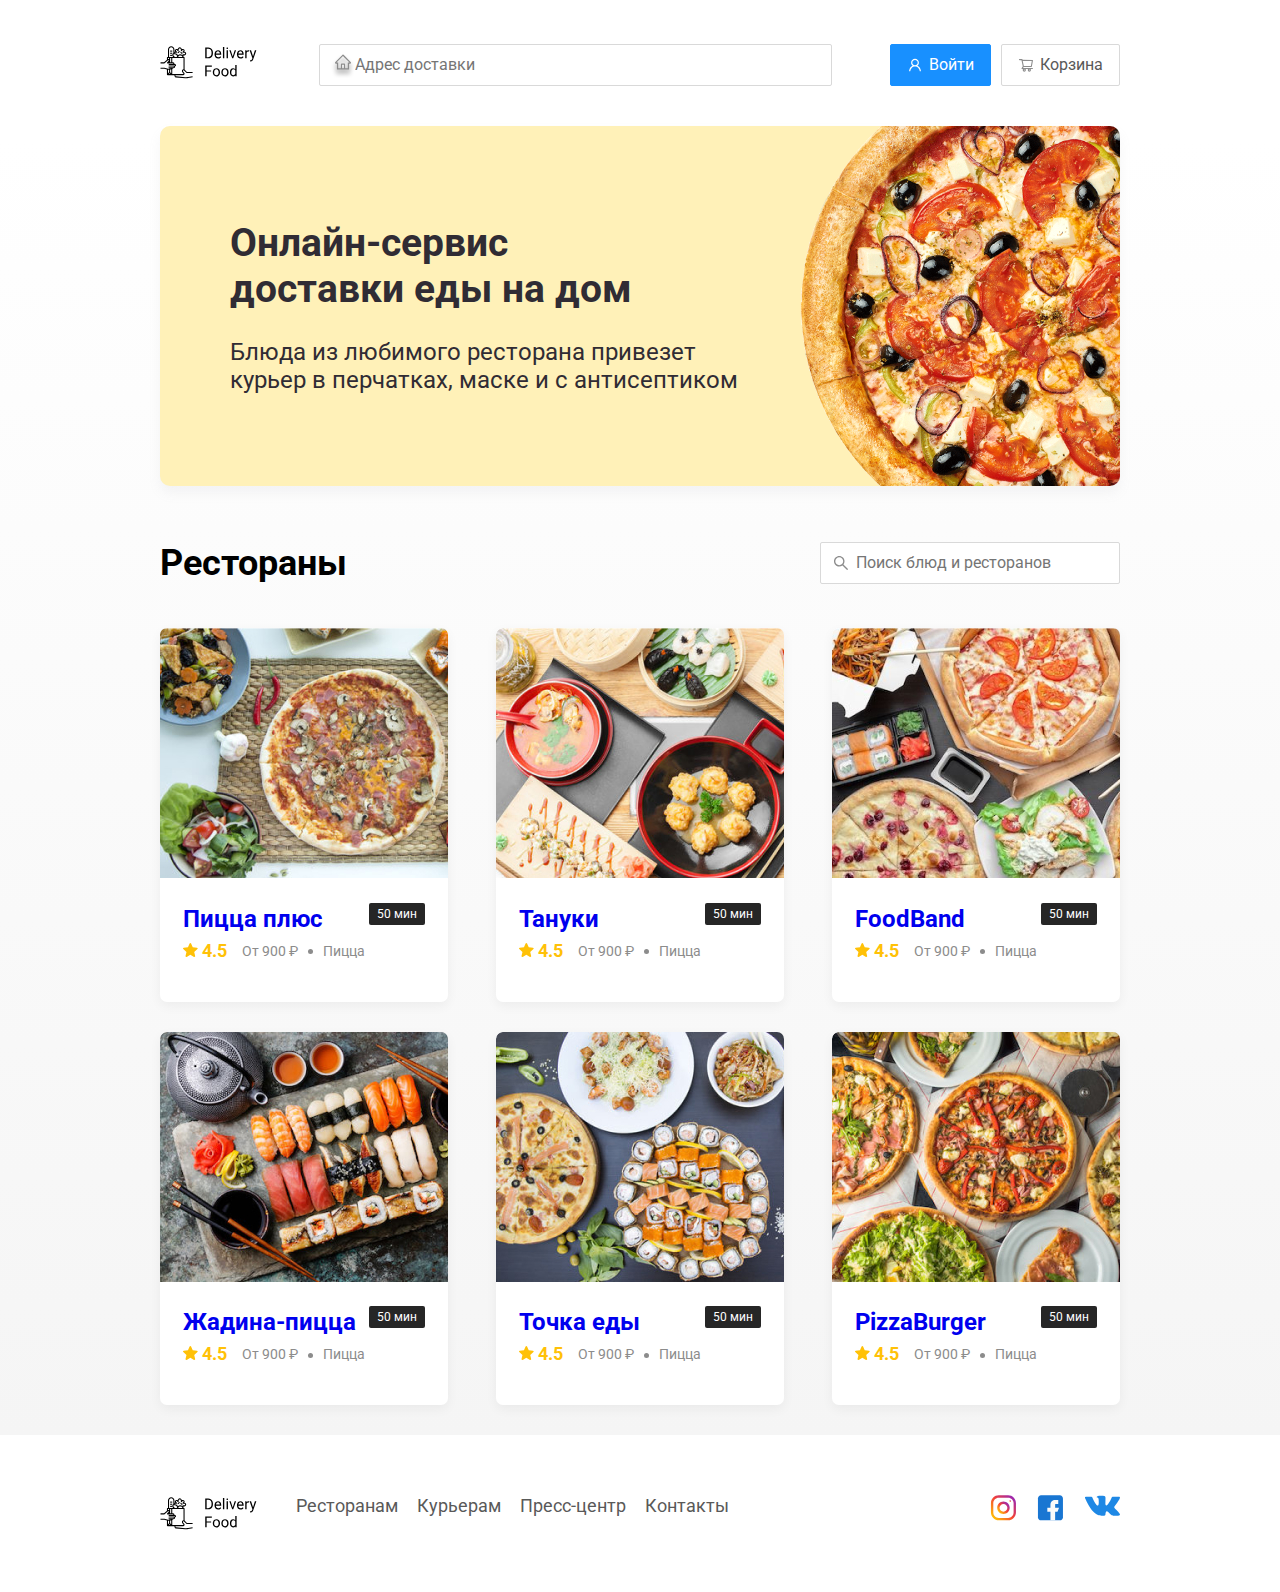
<file: index.html>
<!DOCTYPE html>
<html lang="ru">
  <head>
    <meta charset="UTF-8" />
    <meta name="viewport" content="width=device-width, initial-scale=1.0" />
    <title>Delivery Food - доставка еды на дом</title>
    <link
      href="https://fonts.googleapis.com/css2?family=Roboto:wght@400;700&display=swap"
      rel="stylesheet"
    />
    <link rel="stylesheet" href="./css/normalize.css" />
    <link rel="stylesheet" href="./css/animate.css">
    <link rel="stylesheet" href="./css/style.css" />
  </head>
  <body>
    <div class="container">
      <header class="header">
        <a href="./index.html" class="logo">
          <img src="./img/logo.svg" alt="logo" />
        </a>
        <input
          type="text"
          class="input input-adress"
          placeholder="Адрес доставки"
        />
        <div class="buttons">
          <button class="button button-primary">
            <img src="./img/user.svg" alt="user" class="button-icon" />
            <span class="button-text">Войти</span>
          </button>
          <button class="button" id="cart-button">
            <img
              src="./img/shopping-cart.svg"
              alt="shopping-cart"
              class="button-icon"
            />
            <span class="button-text">Корзина</span>
          </button>
        </div>
      </header>
    </div>
    <main class="main">
      <div class="container">
        <section class="promo">
          <h1 class="promo-title">
            Онлайн-сервис <br />
            доставки еды на дом
          </h1>
          <p class="promo-text">
            Блюда из любимого ресторана привезет курьер в перчатках, маске и с
            антисептиком
          </p>
        </section>

        <section class="restaurants">
          <div class="section-heading">
            <div class="h2 section-title">Рестораны</div>
            <input
              type="text"
              class="input input-search"
              placeholder="Поиск блюд и ресторанов"
            />
          </div>
          <div class="cards">
            <a href="./restaurant.html" class="card">
              <img src="./img/image_1.jpg" alt="" class="card-image" />
              <div class="card-text">
                <div class="card-heading">
                  <h3 class="card-title">Пицца плюс</h3>
                  <span class="card-tag tag">50 мин</span>
                </div>
                <div class="card-info">
                  <div class="rating">
                    <img src="./img/rating.svg" alt="" /> 4.5
                  </div>
                  <div class="price">От 900 ₽</div>
                  <div class="category">Пицца</div>
                </div>
              </div>
            </a>
            <a href="./restaurant.html"  class="card">
              <img src="./img/image_2.jpg" alt="" class="card-image" />
              <div class="card-text">
                <div class="card-heading">
                  <h3 class="card-title">Тануки</h3>
                  <span class="card-tag tag">50 мин</span>
                </div>
                <div class="card-info">
                  <div class="rating">
                    <img src="./img/rating.svg" alt="" /> 4.5
                  </div>
                  <div class="price">От 900 ₽</div>
                  <div class="category">Пицца</div>
                </div>
              </div>
            </a>
            <a href="./restaurant.html"  class="card">
              <img src="./img/image_3.jpg" alt="" class="card-image" />
              <div class="card-text">
                <div class="card-heading">
                  <h3 class="card-title">FoodBand</h3>
                  <span class="card-tag tag">50 мин</span>
                </div>
                <div class="card-info">
                  <div class="rating">
                    <img src="./img/rating.svg" alt="" /> 4.5
                  </div>
                  <div class="price">От 900 ₽</div>
                  <div class="category">Пицца</div>
                </div>
              </div>
            </a>
            <a href="./restaurant.html"  class="card">
              <img src="./img/image_4.jpg" alt="" class="card-image" />
              <div class="card-text">
                <div class="card-heading">
                  <h3 class="card-title">Жадина-пицца</h3>
                  <span class="card-tag tag">50 мин</span>
                </div>
                <div class="card-info">
                  <div class="rating">
                    <img src="./img/rating.svg" alt="" /> 4.5
                  </div>
                  <div class="price">От 900 ₽</div>
                  <div class="category">Пицца</div>
                </div>
              </div>
            </a>
            <a href="./restaurant.html"  class="card">
              <img src="./img/image_5.jpg" alt="" class="card-image" />
              <div class="card-text">
                <div class="card-heading">
                  <h3 class="card-title">Точка еды</h3>
                  <span class="card-tag tag">50 мин</span>
                </div>
                <div class="card-info">
                  <div class="rating">
                    <img src="./img/rating.svg" alt="" /> 4.5
                  </div>
                  <div class="price">От 900 ₽</div>
                  <div class="category">Пицца</div>
                </div>
              </div>
            </a>
            <a href="./restaurant.html"  class="card">
              <img src="./img/image_6.jpg" alt="" class="card-image" />
              <div class="card-text">
                <div class="card-heading">
                  <h3 class="card-title">PizzaBurger</h3>
                  <span class="card-tag tag">50 мин</span>
                </div>
                <div class="card-info">
                  <div class="rating">
                    <img src="./img/rating.svg" alt="" />
                    4.5
                  </div>
                  <div class="price">От 900 ₽</div>
                  <div class="category">Пицца</div>
                </div>
              </div>
            </a>
          </div>
        </section>
      </div>
    </main>

    <footer class="footer">
      <div class="container">
        <div class="footer-block">
          <img src="./img/logo.svg" alt="logo" class="logo footer-logo" />
          <nav class="footer-nav">
            <a href="#" class="footer-link">Ресторанам</a>
            <a href="#" class="footer-link">Курьерам</a>
            <a href="#" class="footer-link">Пресс-центр</a>
            <a href="#" class="footer-link">Контакты</a>
          </nav>
          <div class="social-links">
            <a href="#" class="social-link"
              ><img src="./img/instagram.svg" alt="instagram"
            /></a>
            <a href="#" class="social-link"
              ><img src="./img/fb.svg" alt="fb"
            /></a>
            <a href="#" class="social-link"
              ><img src="./img/vk.svg" alt="vk"
            /></a>
          </div>
        </div>
      </div>
    </footer>

    <div class="modal">
      <div class="modal-dialog">
        <div class="modal-header">
          <h3 class="modal-title">Корзина</h3>
          <button class="close">&times;</button>
        </div>
        <div class="modal-body">
          <div class="food-row">
            <span class="food-name">Ролл угорь стандарт</span><strong class="food-price">250 ₽</strong>
            <div class="food-counter">
              <button class="counter-button">-</button>
              <span class="counter">1</span>
              <button class="counter-button">+</button>
            </div>
          </div>
          <div class="food-row">
            <span class="food-name">Ролл угорь стандарт</span><strong class="food-price">250 ₽</strong>
            <div class="food-counter">
              <button class="counter-button">-</button>
              <span class="counter">1</span>
              <button class="counter-button">+</button>
            </div>
          </div>
          <div class="food-row">
            <span class="food-name">Ролл угорь стандарт</span><strong class="food-price">250 ₽</strong>
            <div class="food-counter">
              <button class="counter-button">-</button>
              <span class="counter">1</span>
              <button class="counter-button">+</button>
            </div>
          </div>
          <div class="food-row">
            <span class="food-name">Ролл угорь стандарт</span><strong class="food-price">250 ₽</strong>
            <div class="food-counter">
              <button class="counter-button">-</button>
              <span class="counter">1</span>
              <button class="counter-button">+</button>
            </div>
          </div>
        </div>
        <div class="modal-footer">
          <span class="modal-pricetag">1250 ₽</span>
          <div class="footer-buttons">
            <button class="button button-primary">Оформить заказ</button>
            <button class="button">Отмена</button>
          </div>
        </div>
      </div>
    </div>
    <script src="./js/wow.min.js"></script>
    <script src="./js/main.js"></script>
  </body>
</html>
</file>
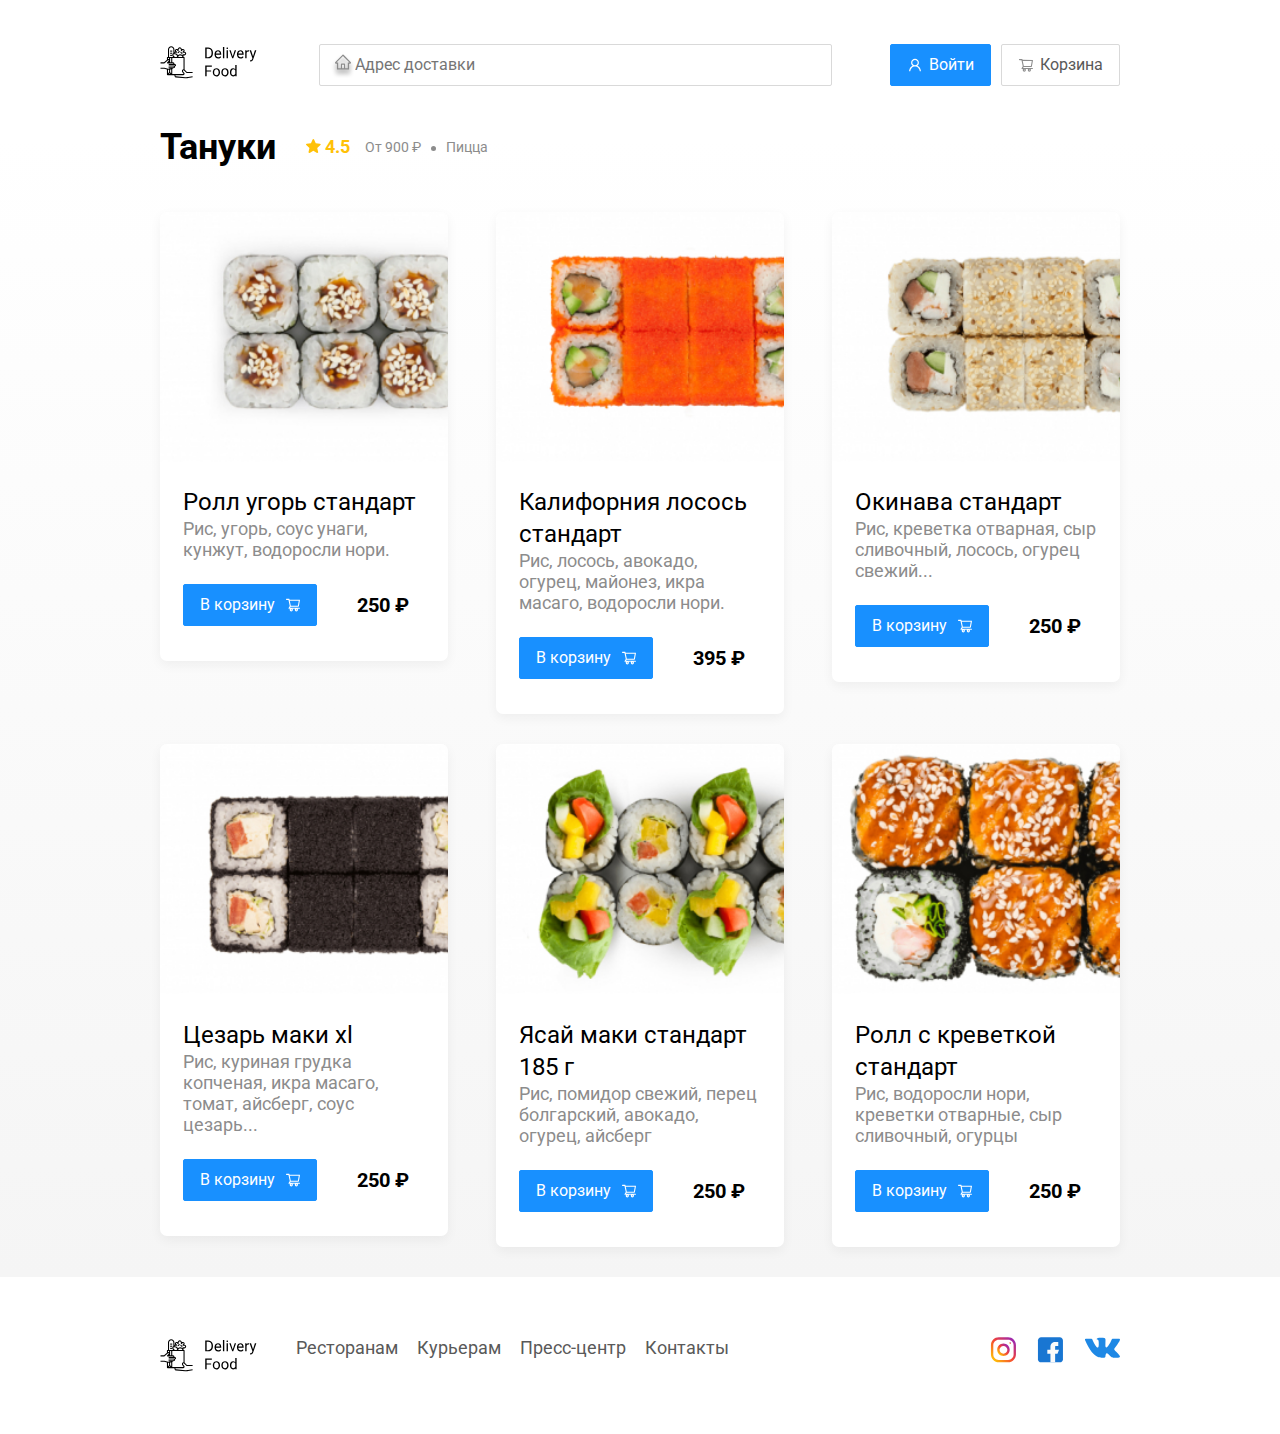
<file: restaurant.html>
<!DOCTYPE html>
<html lang="ru">
  <head>
    <meta charset="UTF-8" />
    <meta name="viewport" content="width=device-width, initial-scale=1.0" />
    <title>PizzaBurger - доставка еды на дом</title>
    <link
      href="https://fonts.googleapis.com/css2?family=Roboto:wght@400;700&display=swap"
      rel="stylesheet"
    />
    <link rel="stylesheet" href="./css/normalize.css" />
    <link rel="stylesheet" href="./css/animate.css">
    <link rel="stylesheet" href="./css/style.css" />
  </head>
  <body>
    <div class="container">
      <header class="header">
        <a href="./index.html" class="logo">
          <img src="./img/logo.svg" alt="logo" />
        </a>
        <input
          type="text"
          class="input input-adress"
          placeholder="Адрес доставки"
        />
        <div class="buttons">
          <button class="button button-primary">
            <img src="./img/user.svg" alt="user" class="button-icon" />
            <span class="button-text">Войти</span></button
          ><button class="button"  id="cart-button">
            <img
              src="./img/shopping-cart.svg"
              alt="shopping-cart"
              class="button-icon"
            />
            <span class="button-text">Корзина</span>
          </button>
        </div>
      </header>
    </div>
    <main class="main">
      <div class="container">

        <section class="restaurants">
          <div class="section-heading">
            <div class="h2 section-title">Тануки</div>
            <div class="card-info">
              <div class="rating">
                <img src="./img/rating.svg" alt="" /> 4.5
              </div>
              <div class="price">От 900 ₽</div>
              <div class="category">Пицца</div>
            </div>

          </div>
          <div class="cards">
            <div class="card wow fadeInUp" data-wow-delay="0.2s">
              <img src="./img/image1.jpg" alt="" class="card-image" />
              <div class="card-text">
                <div class="card-heading">
                  <h3 class="card-title card-title-reg">Ролл угорь стандарт</h3>
                </div>
                <div class="card-info">
                  <div class="ingredients">Рис, угорь, соус унаги, кунжут, водоросли нори.</div>
                </div>
                <div class="card-buttons">
                  <button class="button button-primary">
                    <span class="button-card-text">В корзину</span>
                    <img src="./img/shopping-cart-white.svg" alt="shopping-cart" class="button-card-image">
                  </button>
                  <strong class="card-price-bold">250 ₽</strong>
                </div>
              </div>
            </div>
            <div class="card wow fadeInUp" data-wow-delay="0.4s">
              <img src="./img/image2.jpg" alt="" class="card-image" />
              <div class="card-text">
                <div class="card-heading">
                  <h3 class="card-title card-title-reg">Калифорния лосось стандарт</h3>
                </div>
                <div class="card-info">
                  <div class="ingredients">Рис, лосось, авокадо, огурец, майонез, икра масаго, водоросли нори.</div>
                </div>
                <div class="card-buttons">
                  <button class="button button-primary">
                    <span class="button-card-text">В корзину</span>
                    <img src="./img/shopping-cart-white.svg" alt="shopping-cart" class="button-card-image">
                  </button>
                  <strong class="card-price-bold">395 ₽</strong>
                </div>
              </div>
            </div>
            <div class="card wow fadeInUp" data-wow-delay="0.6s">
              <img src="./img/image3.jpg" alt="" class="card-image" />
              <div class="card-text">
                <div class="card-heading">
                  <h3 class="card-title card-title-reg">Окинава стандарт</h3>
                </div>
                <div class="card-info">
                  <div class="ingredients">Рис, креветка отварная, сыр сливочный, лосось, огурец свежий...</div>
                </div>
                <div class="card-buttons">
                  <button class="button button-primary">
                    <span class="button-card-text">В корзину</span>
                    <img src="./img/shopping-cart-white.svg" alt="shopping-cart" class="button-card-image">
                  </button>
                  <strong class="card-price-bold">250 ₽</strong>
                </div>
              </div>
            </div>
            <div class="card wow fadeInUp" data-wow-delay="0.2s">
              <img src="./img/image4.jpg" alt="" class="card-image" />
              <div class="card-text">
                <div class="card-heading">
                  <h3 class="card-title card-title-reg">Цезарь маки хl</h3>
                </div>
                <div class="card-info">
                  <div class="ingredients">Рис, куриная грудка копченая, икра масаго, томат, айсберг, соус цезарь...</div>
                </div>
                <div class="card-buttons">
                  <button class="button button-primary">
                    <span class="button-card-text">В корзину</span>
                    <img src="./img/shopping-cart-white.svg" alt="shopping-cart" class="button-card-image">
                  </button>
                  <strong class="card-price-bold">250 ₽</strong>
                </div>
              </div>
            </div>
            <div class="card wow fadeInUp" data-wow-delay="0.4s">
              <img src="./img/image5.jpg" alt="" class="card-image" />
              <div class="card-text">
                <div class="card-heading">
                  <h3 class="card-title card-title-reg">Ясай маки стандарт 185 г</h3>
                </div>
                <div class="card-info">
                  <div class="ingredients">Рис, помидор свежий, перец болгарский, авокадо, огурец, айсберг</div>
                </div>
                <div class="card-buttons">
                  <button class="button button-primary">
                    <span class="button-card-text">В корзину</span>
                    <img src="./img/shopping-cart-white.svg" alt="shopping-cart" class="button-card-image">
                  </button>
                  <strong class="card-price-bold">250 ₽</strong>
                </div>
              </div>
            </div>
            <div class="card wow fadeInUp" data-wow-delay="0.6s">
              <img src="./img/image6.jpg" alt="" class="card-image" />
              <div class="card-text">
                <div class="card-heading">
                  <h3 class="card-title card-title-reg">Ролл с креветкой стандарт</h3>
                </div>
                <div class="card-info">
                  <div class="ingredients">Рис, водоросли нори, креветки отварные, сыр сливочный, огурцы</div>
                </div>
                <div class="card-buttons">
                  <button class="button button-primary">
                    <span class="button-card-text">В корзину</span>
                    <img src="./img/shopping-cart-white.svg" alt="shopping-cart" class="button-card-image">
                  </button>
                  <strong class="card-price-bold">250 ₽</strong>
                </div>
              </div>
            </div>
          </div>
        </section>
      </div>
    </main>

    <footer class="footer">
      <div class="container">
        <div class="footer-block">
          <img src="./img/logo.svg" alt="logo" class="logo footer-logo" />
          <nav class="footer-nav">
            <a href="#" class="footer-link">Ресторанам</a>
            <a href="#" class="footer-link">Курьерам</a>
            <a href="#" class="footer-link">Пресс-центр</a>
            <a href="#" class="footer-link">Контакты</a>
          </nav>
          <div class="social-links">
            <a href="#" class="social-link"
              ><img src="./img/instagram.svg" alt="instagram"
            /></a>
            <a href="#" class="social-link"
              ><img src="./img/fb.svg" alt="fb"
            /></a>
            <a href="#" class="social-link"
              ><img src="./img/vk.svg" alt="vk"
            /></a>
          </div>
        </div>
      </div>
    </footer>
  
    <div class="modal">
      <div class="modal-dialog">
        <div class="modal-header">
          <h3 class="modal-title">Корзина</h3>
          <button class="close">&times;</button>
        </div>
        <div class="modal-body">
          <div class="food-row">
            <span class="food-name">Ролл угорь стандарт</span><strong class="food-price">250 ₽</strong>
            <div class="food-counter">
              <button class="counter-button">-</button>
              <span class="counter">1</span>
              <button class="counter-button">+</button>
            </div>
          </div>
          <div class="food-row">
            <span class="food-name">Ролл угорь стандарт</span><strong class="food-price">250 ₽</strong>
            <div class="food-counter">
              <button class="counter-button">-</button>
              <span class="counter">1</span>
              <button class="counter-button">+</button>
            </div>
          </div>
          <div class="food-row">
            <span class="food-name">Ролл угорь стандарт</span><strong class="food-price">250 ₽</strong>
            <div class="food-counter">
              <button class="counter-button">-</button>
              <span class="counter">1</span>
              <button class="counter-button">+</button>
            </div>
          </div>
          <div class="food-row">
            <span class="food-name">Ролл угорь стандарт</span><strong class="food-price">250 ₽</strong>
            <div class="food-counter">
              <button class="counter-button">-</button>
              <span class="counter">1</span>
              <button class="counter-button">+</button>
            </div>
          </div>
        </div>
        <div class="modal-footer">
          <span class="modal-pricetag">1250 ₽</span>
          <div class="footer-buttons">
            <button class="button button-primary">Оформить заказ</button>
            <button class="button">Отмена</button>
          </div>
        </div>
      </div>
    </div>
    <script src="./js/wow.min.js"></script>
    <script src="./js/main.js"></script>
  </body>
</html>
</file>
<file: css/style.css>
* {
  box-sizing: border-box;
}
body {
  font-family: "Roboto", sans-serif;
  padding-top: 44px;
}
.container {
  /* border: 1px solid red; */
  max-width: 1200px;
  margin: auto;
}
.header {
  display: flex;
  text-align: center;
  justify-content: space-between;
  margin-bottom: 40px;
}
.input {
  background: #ffffff;
  border: 1px solid #d9d9d9;
  border-radius: 2px;
  font-size: 16px;
  line-height: 24px;
  padding: 8px;
  padding-left: 35px;
  background-repeat: no-repeat;
  background-position: left 11px center;
}
.input-adress {
  flex: 0.8;
  background-image: url(../img/home.svg);
}
.input-search {
  background-image: url(../img/search.svg);
  width: 300px;
  margin-left: auto;
}
.buttons {
  display: flex;
  align-items: center;
}
.button {
  display: flex;
  align-items: center;
  padding: 8px 16px;
  background: #ffffff;
  border: 1px solid #d9d9d9;
  box-sizing: border-box;
  box-shadow: 0px 0px 2px rgba(0, 0, 0, 0.0015);
  border-radius: 2px;
  color: #595959;
  font-size: 16px;
  line-height: 24px;
}
.button-primary {
  background: #1890ff;
  border: 1px solid #1890ff;
  color: #fff;
  margin-right: 10px;
}
.button-icon {
  margin-right: 6px;
  vertical-align: middle;
}
.button-text {
  vertical-align: middle;
}
.button-card-text {
  margin-right: 10px;
}
.promo {
  box-shadow: 0px 7px 12px rgba(158, 158, 163, 0.1);
  background: #fff1b8 url(../img/promo-image.jpeg) no-repeat top -100px right -247px /
    924px;
  border-radius: 10px;
  padding: 68px 70px;
  margin-bottom: 56px;
}
.promo-title {
  font-style: normal;
  font-weight: bold;
  font-size: 39px;
  line-height: 46px;
  color: #302c34;
}
.promo-text {
  max-width: 538px;
  font-style: normal;
  font-weight: normal;
  font-size: 24px;
  line-height: 28px;
  color: #302c34;
}
.main {
  background: linear-gradient(
    180deg,
    rgba(245, 245, 245, 0) 1.04%,
    #f5f5f5 100%
  );
}
.section-heading {
  display: flex;
  align-items: center;
  /* justify-content: space-between; */
  margin-bottom: 44px;
}
.section-title {
  font-style: normal;
  font-weight: bold;
  font-size: 36px;
  line-height: 42px;
  margin: 0;
  color: #000000;
  margin-right: 30px;
}
.card {
  background: #ffffff;
  box-shadow: 0px 4px 12px rgba(0, 0, 0, 0.05);
  border-radius: 7px;
  overflow: hidden;
  margin-bottom: 30px;
  flex-basis: 30%;
  text-decoration: none;
}
.cards {
  display: flex;
  align-items: flex-start;
  justify-content: space-between;
  flex-wrap: wrap;
}
.card-image {
  width: 384px;
  height: 250px;
  object-fit: cover;
}
.card-text {
  padding-top: 20px;
  padding-bottom: 35px;
  padding-left: 23px;
  padding-right: 23px;
}
.card-heading {
  display: flex;
  align-items: flex-start;
  justify-content: space-between;
}
.card-title {
  margin: 0;
  font-family: Roboto;
  font-style: normal;
  font-weight: bold;
  font-size: 24px;
  line-height: 32px;
}
.card-title-reg {
  font-weight: 400;
}
.card-tag {
  font-style: normal;
  font-weight: normal;
  font-size: 12px;
  line-height: 20px;
  color: #ffffff;
  background: #262626;
  border-radius: 2px;
  padding: 1px 8px;
}
.card-info {
  display: flex;
  align-items: center;
  flex-wrap: wrap;
}
.card-buttons {
  display: flex;
  align-items: center;
  margin-top: 24px;
}
.card-price-bold {
  font-weight: bold;
  font-size: 20px;
  line-height: 32px;
  margin-left: 30px;
}
.rating {
  margin-right: 26px;
  font-weight: bold;
  font-size: 18px;
  line-height: 32px;
  color: #ffc107;
}
.price,
.category {
  font-size: 18px;
  line-height: 32px;
  color: #8c8c8c;
}
price {
  margin-right: 10px;
}
.ingredients {
  font-size: 18px;
  line-height: 21px;
  color: #8c8c8c;
}
.price:after {
  content: "";
  width: 5px;
  height: 5px;
  background-color: #8c8c8c;
  display: inline-block;
  vertical-align: middle;
  border-radius: 50%;
  margin-left: 10px;
  margin-right: 10px;
}
.footer {
  padding: 60px 0;
}
.footer-block {
  display: flex;
  align-items: flex-start;
  justify-content: space-between;
}
.footer-nav {
  margin-left: 35px;
  margin-right: auto;
}
.footer-link {
  display: inline-block;
  color: #595959;
  text-decoration: none;
  font-style: normal;
  font-weight: normal;
  font-size: 18px;
  line-height: 21px;
}
.footer-link:not(:last-child) {
  margin-right: 15px;
}
.social-links {
  display: flex;
  align-items: flex-start;
}
.social-link:not(:last-child) {
  margin-right: 21px;
}
.modal {
  position: fixed;
  left: 0;
  top: 0;
  height: 100%;
  width: 100%;
  background: rgba(0, 0, 0, 0.4);
  display: none;
}
.is-open {
  display: flex;
}
.modal-dialog {
  max-width: 780px;
  width: 95%;
  /* min-height: 552px; */
  background: #ffffff;
  border-radius: 5px;
  margin: auto;
  padding: 40px 45px;
}
.modal-header {
  display: flex;
  align-items: flex-start;
  justify-content: space-between;
  margin-bottom: 45px;
}
.modal-title {
  font-weight: bold;
  font-size: 36px;
  line-height: 42px;
}
.close {
  font-size: 36px;
  border: 0;
  background-color: transparent;
}
.modal-body {
  margin-bottom: 52px;
}
.food-row {
  display: flex;
  align-items: flex-start;
  justify-content: space-between;
  padding-bottom: 8px;
  border-bottom: 1px solid #d9d9d9;
}
.food-name {
  font-weight: normal;
  font-size: 18px;
  line-height: 32px;
}
.food-price {
  margin-left: auto;
  margin-right: 47px;
  font-weight: bold;
  font-size: 20px;
  line-height: 32px;
}
.food-counter {
  display: flex;
  align-items: center;
}
.counter-button {
  display: flex;
  align-items: center;
  justify-content: center;
  width: 39px;
  height: 32px;
  background: #ffffff;
  border: 1px solid #40a9ff;
  box-sizing: border-box;
  border-radius: 2px;
  font-weight: normal;
  font-size: 14px;
  line-height: 22px;
  color: #40a9ff;
}
.counter {
  font-size: 16px;
  line-height: 24px;
  margin-left: 10px;
  margin-right: 10px;
}
.modal-footer {
  display: flex;
  align-items: center;
  justify-content: space-between;
}
.footer-buttons {
  display: flex;
  align-items: center;
}
.modal-pricetag {
  background: #262626;
  border-radius: 5px;
  padding: 15px 20px;
  font-weight: bold;
  font-size: 20px;
  line-height: 23px;
  color: #fafafa;
}

@media (max-width: 1366px) {
  .container {
    max-width: 960px;
  }
  .promo {
    background-position: center right -300px;
    background-size: 750px;
  }
  .rating {
    margin-right: 15px;
  }
  .category,
  .price {
    font-size: 14px;
  }
}
@media (max-width: 992px) {
  .container {
    max-width: 750px;
  }
  .promo {
    padding: 50px;
    background-size: 500px;
    background-position: center right -200px;
  }
  .promo-text {
    font-size: 18px;
    max-width: 400px;
  }
  .card {
    flex-basis: 49%;
  }
  .footer-link {
    font-size: 16px;
  }
}
@media (max-width: 768px) {
  .container {
    max-width: 560px;
  }
  .card-info {
    flex-wrap: wrap;
  }
  .card .rating {
    flex-basis: 100%;
  }
  .card-title {
    font-size: 18px;
  }
  .promo {
    background-size: 400px;
    background-position: bottom 50px right -200px;
  }
  .promo-title {
    font-size: 24px;
    line-height: 1.4;
  }
  .promo-text {
    margin-top: 0;
  }
}
@media (max-width: 578px) {
  .container {
    max-width: 90%;
  }
  .header {
    flex-wrap: wrap;
  }
  .input-adress {
    margin-top: 15px;
    order: 5;
    flex: 1;
  }
  .promo {
    background-image: none;
  }
  .promo-title {
    margin-bottom: 10px;
  }
  .section-title {
    font-size: 20px;
  }
  .card {
    flex-basis: 100%;
  }
  .card-image {
    width: 100%;
  }
  .footer {
    padding: 30px 0;
  }
  .footer-block {
    align-items: flex-start;
  }
  .footer-nav {
    margin-left: 0;
    margin-right: 0;
    order: 0;
    display: flex;
    flex-direction: column;
  }
  .footer-logo {
    margin-right: 15px;
    order: 1;
  }
  .social-links {
    order: 2;
  }
}
@media (max-width: 480px) {
  .section-heading {
    flex-wrap: wrap;
  }
  .button-text {
    display: none;
  }
  .button {
    min-height: 40px;
  }
  .button-icon {
    margin: 0;
  }
  .promo {
    padding: 20px;
  }
  .footer-block {
    flex-wrap: wrap;
    flex-direction: column;
    align-items: center;
  }
  .footer-logo {
    order: 0;
    margin-bottom: 20px;
  }
  .footer-nav {
    margin-bottom: 20px;
    text-align: center;
  }
  .footer-link:not(:last-child) {
    margin-right: 0;
  }
}
</file>
